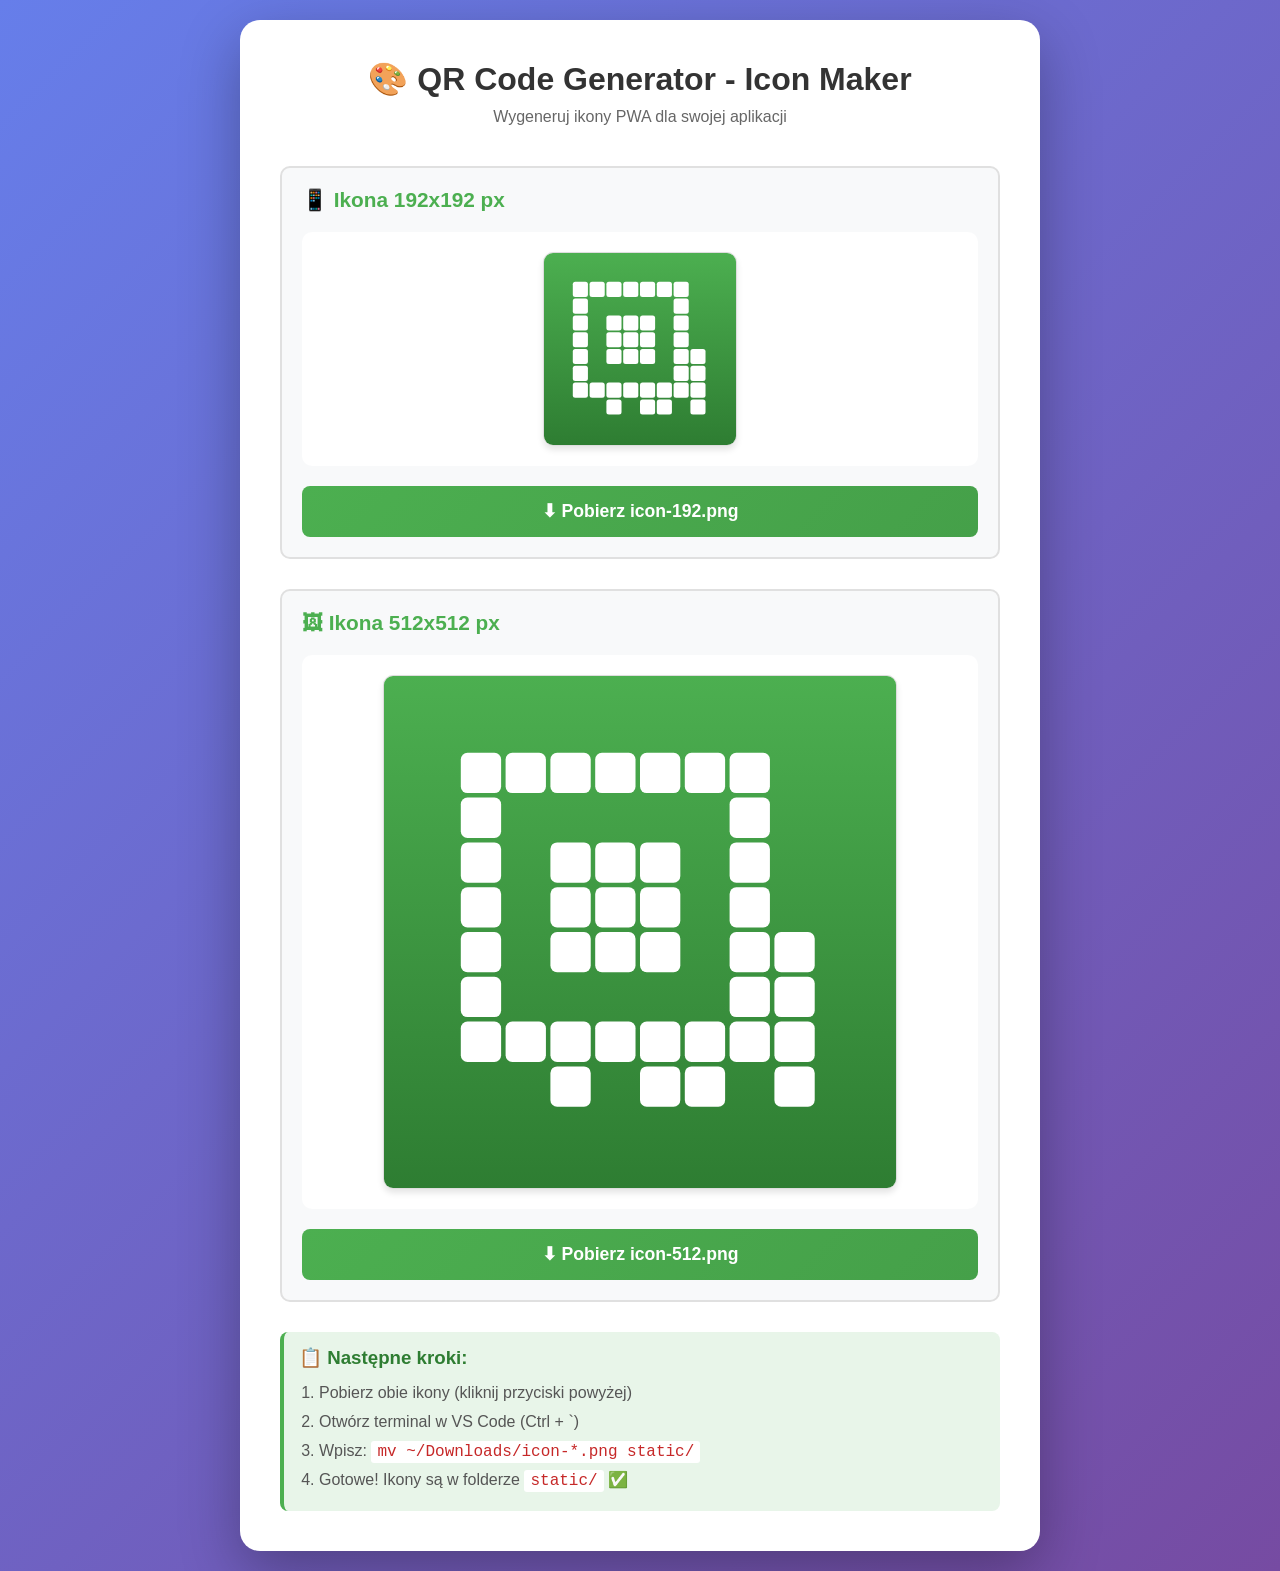
<file: generate_icons.html>
<!DOCTYPE html>
<html lang="pl">
<head>
    <meta charset="UTF-8">
    <meta name="viewport" content="width=device-width, initial-scale=1.0">
    <title>QR Code Generator - Icon Maker</title>
    <style>
        * {
            margin: 0;
            padding: 0;
            box-sizing: border-box;
        }
        body {
            font-family: 'Segoe UI', Tahoma, Geneva, Verdana, sans-serif;
            background: linear-gradient(135deg, #667eea 0%, #764ba2 100%);
            min-height: 100vh;
            display: flex;
            justify-content: center;
            align-items: center;
            padding: 20px;
        }
        .container {
            background: white;
            padding: 40px;
            border-radius: 20px;
            box-shadow: 0 20px 60px rgba(0,0,0,0.3);
            max-width: 800px;
            width: 100%;
        }
        h1 {
            text-align: center;
            color: #333;
            margin-bottom: 10px;
            font-size: 2em;
        }
        .subtitle {
            text-align: center;
            color: #666;
            margin-bottom: 40px;
        }
        .icon-section {
            margin: 30px 0;
            padding: 20px;
            background: #f8f9fa;
            border-radius: 10px;
            border: 2px solid #e0e0e0;
        }
        .icon-section h2 {
            color: #4CAF50;
            margin-bottom: 15px;
            font-size: 1.3em;
        }
        .icon-preview {
            display: flex;
            justify-content: center;
            align-items: center;
            margin: 20px 0;
            padding: 20px;
            background: white;
            border-radius: 10px;
        }
        canvas {
            border: 1px solid #ddd;
            border-radius: 10px;
            box-shadow: 0 4px 6px rgba(0,0,0,0.1);
        }
        button {
            display: block;
            width: 100%;
            padding: 15px;
            background: linear-gradient(135deg, #4CAF50 0%, #45a049 100%);
            color: white;
            border: none;
            border-radius: 8px;
            font-size: 1.1em;
            font-weight: bold;
            cursor: pointer;
            transition: transform 0.2s, box-shadow 0.2s;
        }
        button:hover {
            transform: translateY(-2px);
            box-shadow: 0 6px 12px rgba(76, 175, 80, 0.4);
        }
        button:active {
            transform: translateY(0);
        }
        .info {
            background: #e8f5e9;
            padding: 15px;
            border-radius: 8px;
            margin-top: 30px;
            border-left: 4px solid #4CAF50;
        }
        .info h3 {
            color: #2e7d32;
            margin-bottom: 10px;
        }
        .info ol {
            margin-left: 20px;
            color: #555;
            line-height: 1.8;
        }
        .info code {
            background: #fff;
            padding: 2px 6px;
            border-radius: 3px;
            font-family: 'Courier New', monospace;
            color: #c62828;
        }
    </style>
</head>
<body>
    <div class="container">
        <h1>🎨 QR Code Generator - Icon Maker</h1>
        <p class="subtitle">Wygeneruj ikony PWA dla swojej aplikacji</p>

        <!-- Ikona 192x192 -->
        <div class="icon-section">
            <h2>📱 Ikona 192x192 px</h2>
            <div class="icon-preview">
                <canvas id="canvas192" width="192" height="192"></canvas>
            </div>
            <button onclick="downloadIcon(192)">⬇ Pobierz icon-192.png</button>
        </div>

        <!-- Ikona 512x512 -->
        <div class="icon-section">
            <h2>🖼 Ikona 512x512 px</h2>
            <div class="icon-preview">
                <canvas id="canvas512" width="512" height="512"></canvas>
            </div>
            <button onclick="downloadIcon(512)">⬇ Pobierz icon-512.png</button>
        </div>

        <!-- Instrukcje -->
        <div class="info">
            <h3>📋 Następne kroki:</h3>
            <ol>
                <li>Pobierz obie ikony (kliknij przyciski powyżej)</li>
                <li>Otwórz terminal w VS Code (Ctrl + `)</li>
                <li>Wpisz: <code>mv ~/Downloads/icon-*.png static/</code></li>
                <li>Gotowe! Ikony są w folderze <code>static/</code> ✅</li>
            </ol>
        </div>
    </div>

    <script>
        // Funkcja rysująca ikonę QR Code
        function drawIcon(canvas, size) {
            const ctx = canvas.getContext('2d');
            
            // Gradient tła
            const gradient = ctx.createLinearGradient(0, 0, 0, size);
            gradient.addColorStop(0, '#4CAF50');
            gradient.addColorStop(1, '#2E7D32');
            ctx.fillStyle = gradient;
            ctx.fillRect(0, 0, size, size);
            
            // Parametry dla QR pattern
            const padding = size * 0.15;
            const qrSize = size - (padding * 2);
            const gridSize = 8; // 8x8 grid
            const cellSize = qrSize / gridSize;
            
            // Wzór QR Code (stylizowany)
            const pattern = [
                [1,1,1,1,1,1,1,0],
                [1,0,0,0,0,0,1,0],
                [1,0,1,1,1,0,1,0],
                [1,0,1,1,1,0,1,0],
                [1,0,1,1,1,0,1,1],
                [1,0,0,0,0,0,1,1],
                [1,1,1,1,1,1,1,1],
                [0,0,1,0,1,1,0,1]
            ];
            
            // Rysowanie QR pattern
            ctx.fillStyle = 'white';
            for (let row = 0; row < gridSize; row++) {
                for (let col = 0; col < gridSize; col++) {
                    if (pattern[row][col] === 1) {
                        const x = padding + (col * cellSize);
                        const y = padding + (row * cellSize);
                        const cornerRadius = cellSize * 0.15;
                        
                        // Zaokrąglone rogi dla lepszego wyglądu
                        ctx.beginPath();
                        ctx.roundRect(x, y, cellSize * 0.9, cellSize * 0.9, cornerRadius);
                        ctx.fill();
                    }
                }
            }
        }
        
        // Funkcja pobierania ikony
        function downloadIcon(size) {
            const canvas = document.getElementById(`canvas${size}`);
            const link = document.createElement('a');
            link.download = `icon-${size}.png`;
            link.href = canvas.toDataURL('image/png');
            link.click();
        }
        
        // Rysowanie ikon przy załadowaniu strony
        window.onload = () => {
            drawIcon(document.getElementById('canvas192'), 192);
            drawIcon(document.getElementById('canvas512'), 512);
        };
    </script>
</body>
</html>
</file>
